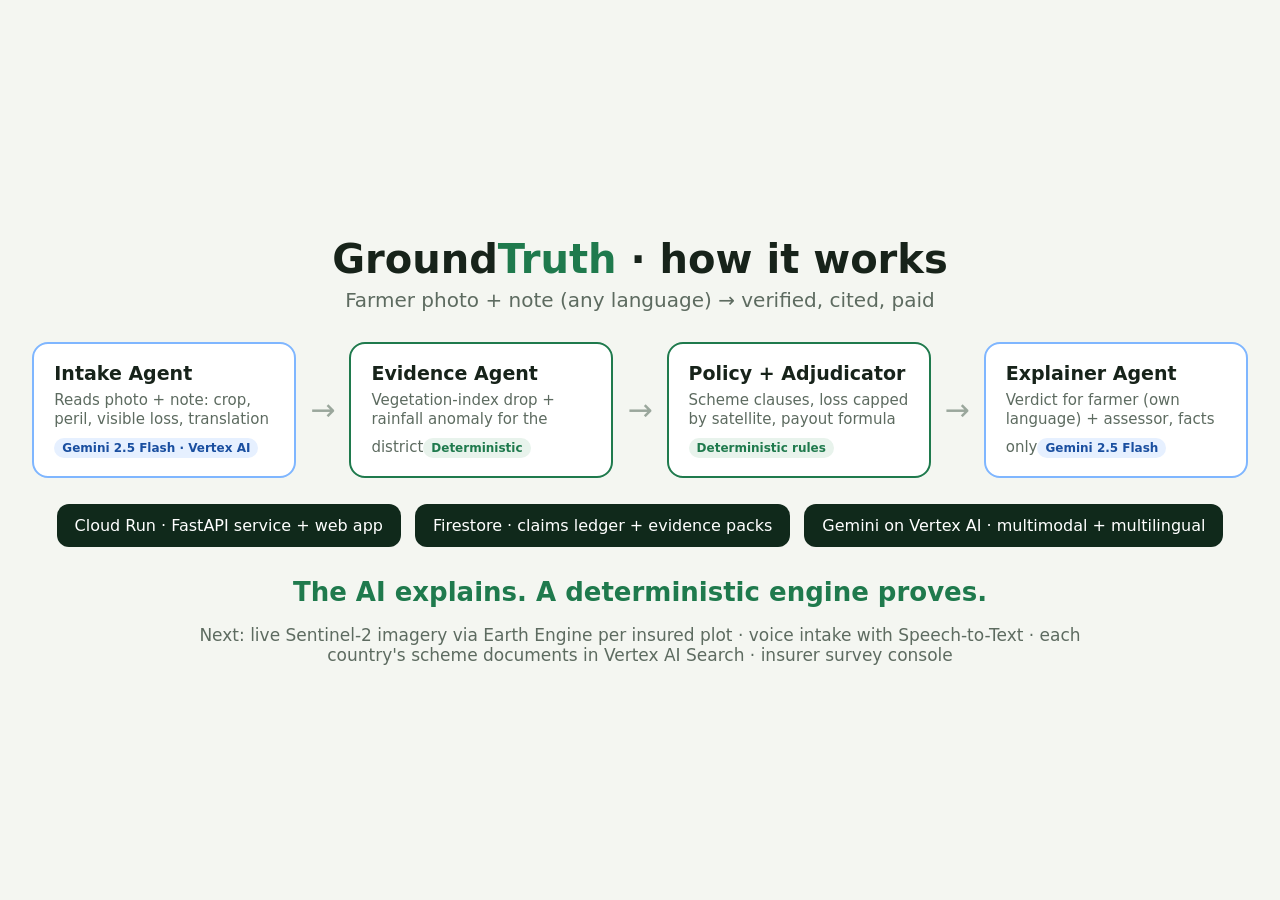
<file: static/arch.html>
<!doctype html>
<html lang="en"><head><meta charset="utf-8"><meta name="viewport" content="width=device-width, initial-scale=1">
<title>GroundTruth architecture</title>
<style>
:root{--g:#1f7a4d;--l:#e8f3ec}
body{margin:0;min-height:100vh;background:#f4f6f1;color:#17231a;font-family:system-ui,-apple-system,"Segoe UI",Roboto,sans-serif;display:flex;flex-direction:column;align-items:center;justify-content:center;padding:30px;box-sizing:border-box}
h1{margin:0 0 6px;font-size:40px}h1 span{color:var(--g)}.sub{font-size:20px;color:#5d6b60;margin-bottom:30px}
.flow{display:flex;align-items:stretch;gap:14px;flex-wrap:wrap;justify-content:center}
.box{background:#fff;border:2px solid #dfe5dc;border-radius:16px;padding:18px 20px;width:220px}
.box b{display:block;font-size:19px;margin-bottom:6px}.box span{font-size:15px;color:#5d6b60}
.box.ai{border-color:#7fb6ff}.box.det{border-color:var(--g)}
.tag{display:inline-block;margin-top:10px;font-size:12px;font-weight:700;padding:3px 8px;border-radius:999px}
.ai .tag{background:#e6f0ff;color:#1a4fa0}.det .tag{background:var(--l);color:var(--g)}
.arrow{align-self:center;font-size:30px;color:#9aa79c}
.base{margin-top:26px;display:flex;gap:14px;flex-wrap:wrap;justify-content:center}
.base div{background:#10291b;color:#fff;border-radius:12px;padding:12px 18px;font-size:16px}
.principle{margin-top:30px;font-size:26px;font-weight:700;color:var(--g)}
.next{margin-top:18px;font-size:17px;color:#5d6b60;max-width:900px;text-align:center}
</style></head>
<body>
<h1>Ground<span>Truth</span> · how it works</h1>
<div class="sub">Farmer photo + note (any language) → verified, cited, paid</div>
<div class="flow">
  <div class="box ai"><b>Intake Agent</b><span>Reads photo + note: crop, peril, visible loss, translation</span><div class="tag">Gemini 2.5 Flash · Vertex AI</div></div>
  <div class="arrow">→</div>
  <div class="box det"><b>Evidence Agent</b><span>Vegetation-index drop + rainfall anomaly for the district</span><div class="tag">Deterministic</div></div>
  <div class="arrow">→</div>
  <div class="box det"><b>Policy + Adjudicator</b><span>Scheme clauses, loss capped by satellite, payout formula</span><div class="tag">Deterministic rules</div></div>
  <div class="arrow">→</div>
  <div class="box ai"><b>Explainer Agent</b><span>Verdict for farmer (own language) + assessor, facts only</span><div class="tag">Gemini 2.5 Flash</div></div>
</div>
<div class="base"><div>Cloud Run · FastAPI service + web app</div><div>Firestore · claims ledger + evidence packs</div><div>Gemini on Vertex AI · multimodal + multilingual</div></div>
<div class="principle">The AI explains. A deterministic engine proves.</div>
<div class="next">Next: live Sentinel-2 imagery via Earth Engine per insured plot · voice intake with Speech-to-Text · each country's scheme documents in Vertex AI Search · insurer survey console</div>
</body></html>
</file>
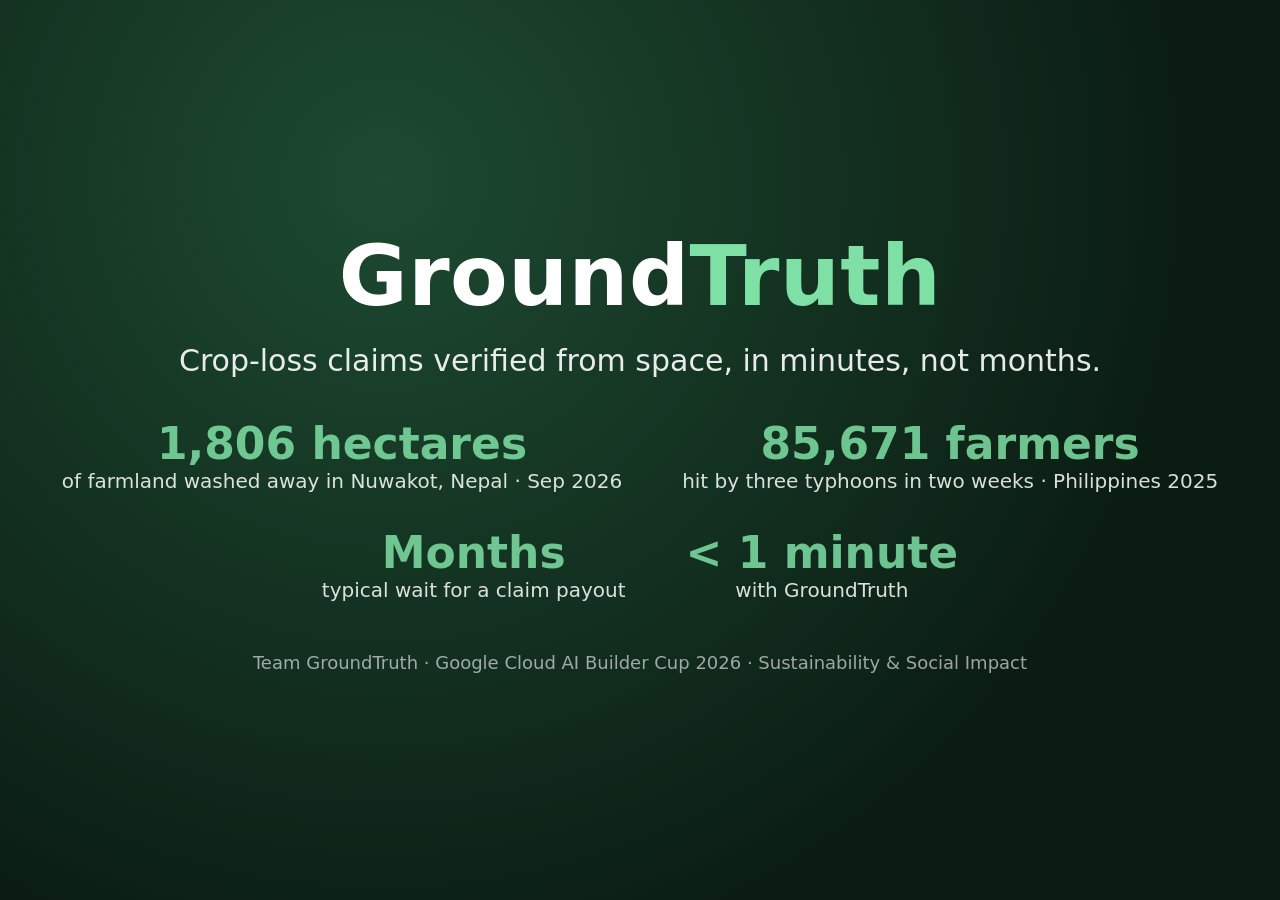
<file: static/intro.html>
<!doctype html>
<html lang="en"><head><meta charset="utf-8"><meta name="viewport" content="width=device-width, initial-scale=1">
<title>GroundTruth</title>
<style>
body{margin:0;height:100vh;display:flex;align-items:center;justify-content:center;background:radial-gradient(circle at 30% 20%,#1d4a31,#0b1d13 70%);color:#fff;font-family:system-ui,-apple-system,"Segoe UI",Roboto,sans-serif;text-align:center}
h1{font-size:84px;margin:0;letter-spacing:.5px}h1 span{color:#7fe0a5}
p{font-size:30px;opacity:.9;margin:18px 0 40px}
.stats{display:flex;gap:60px;justify-content:center}.stats div{font-size:20px;opacity:.85}.stats b{display:block;font-size:44px;color:#7fe0a5}
small{display:block;margin-top:50px;font-size:18px;opacity:.6}
</style></head>
<body><div>
<h1>Ground<span>Truth</span></h1>
<p>Crop-loss claims verified from space, in minutes, not months.</p>
<div class="stats">
  <div><b>1,806 hectares</b>of farmland washed away in Nuwakot, Nepal · Sep 2026</div>
  <div><b>85,671 farmers</b>hit by three typhoons in two weeks · Philippines 2025</div>
</div>
<div class="stats" style="margin-top:34px">
  <div><b>Months</b>typical wait for a claim payout</div>
  <div><b>&lt; 1 minute</b>with GroundTruth</div>
</div>
<small>Team GroundTruth · Google Cloud AI Builder Cup 2026 · Sustainability &amp; Social Impact</small>
</div></body></html>
</file>
